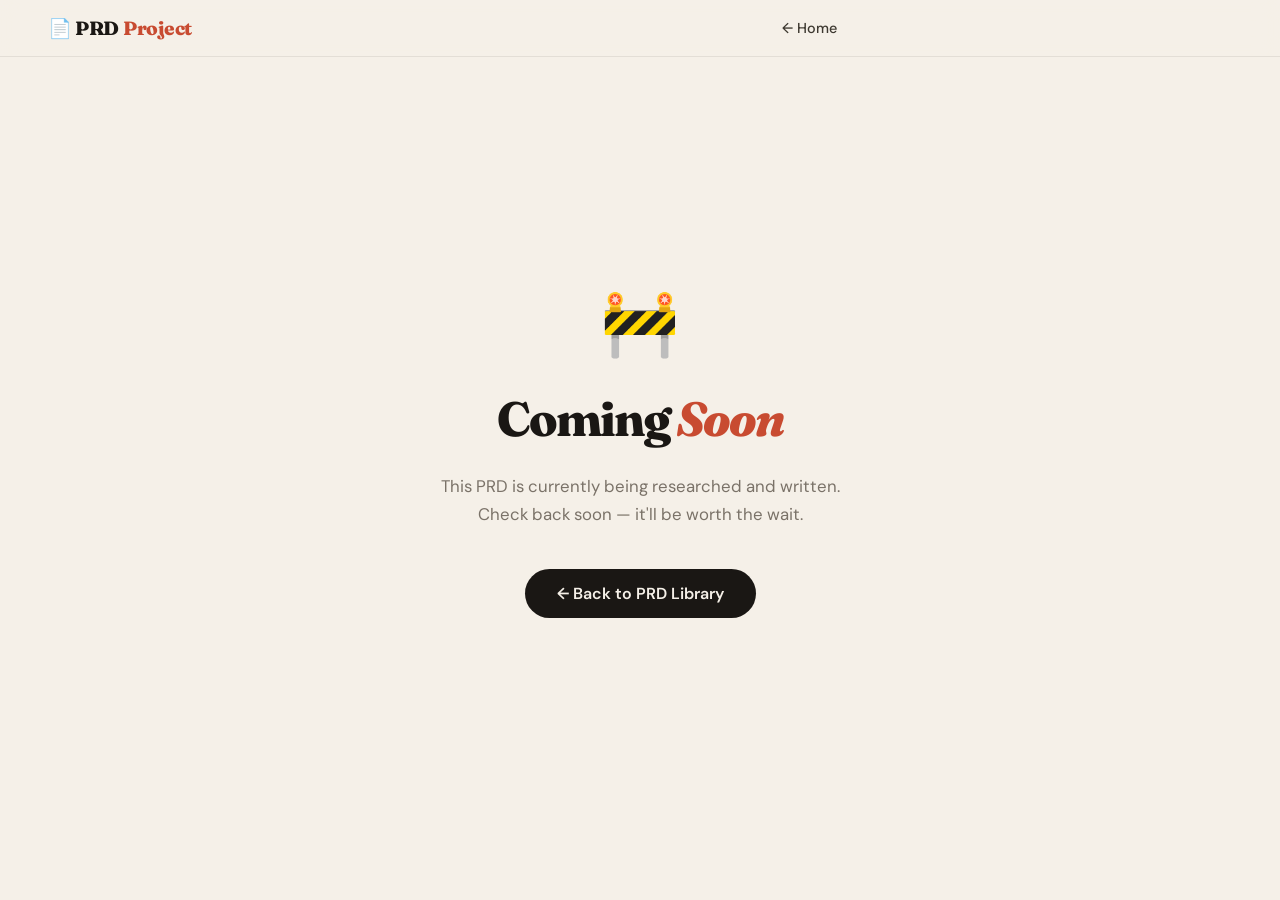
<file: coming-soon.html>
<!DOCTYPE html>
<html lang="en">
<head>
  <meta charset="UTF-8" />
  <meta name="viewport" content="width=device-width, initial-scale=1.0"/>
  <title>Coming Soon | PRD Project</title>
  <link rel="stylesheet" href="../style.css" />
  <link rel="preconnect" href="https://fonts.googleapis.com">
  <link rel="preconnect" href="https://fonts.gstatic.com" crossorigin>
  <link href="https://fonts.googleapis.com/css2?family=Fraunces:ital,opsz,wght@0,9..144,300;0,9..144,600;0,9..144,800;1,9..144,400&family=DM+Sans:wght@300;400;500&display=swap" rel="stylesheet">
  <style>
    .coming-soon-page {
      min-height: 100vh;
      display: flex;
      flex-direction: column;
      align-items: center;
      justify-content: center;
      padding: 2rem;
      text-align: center;
      gap: 1.5rem;
    }
    .cs-badge {
      font-size: 4rem;
      animation: pulse 2s ease-in-out infinite;
    }
    @keyframes pulse {
      0%, 100% { transform: scale(1); }
      50% { transform: scale(1.1); }
    }
    .cs-title {
      font-size: 3rem;
      font-weight: 800;
      letter-spacing: -2px;
      color: var(--ink);
    }
    .cs-title em { color: var(--accent); }
    .cs-sub {
      font-size: 1.05rem;
      color: var(--ink-muted);
      max-width: 400px;
      line-height: 1.7;
    }
    .cs-back {
      display: inline-block;
      background: var(--ink);
      color: var(--cream);
      padding: 0.9rem 2rem;
      border-radius: 999px;
      font-weight: 600;
      text-decoration: none;
      margin-top: 1rem;
      transition: all 0.3s;
    }
    .cs-back:hover { background: var(--accent); transform: translateY(-2px); }
  </style>
</head>
<body>
  <nav class="navbar">
    <a href="../index.html" class="nav-logo">📄 PRD<span>Project</span></a>
    <div class="nav-links">
      <a href="../index.html">← Home</a>
    </div>
  </nav>

  <div class="coming-soon-page">
    <div class="cs-badge">🚧</div>
    <h1 class="cs-title">Coming <em>Soon</em></h1>
    <p class="cs-sub">This PRD is currently being researched and written. Check back soon — it'll be worth the wait.</p>
    <a href="../index.html" class="cs-back">← Back to PRD Library</a>
  </div>
</body>
</html>
</file>
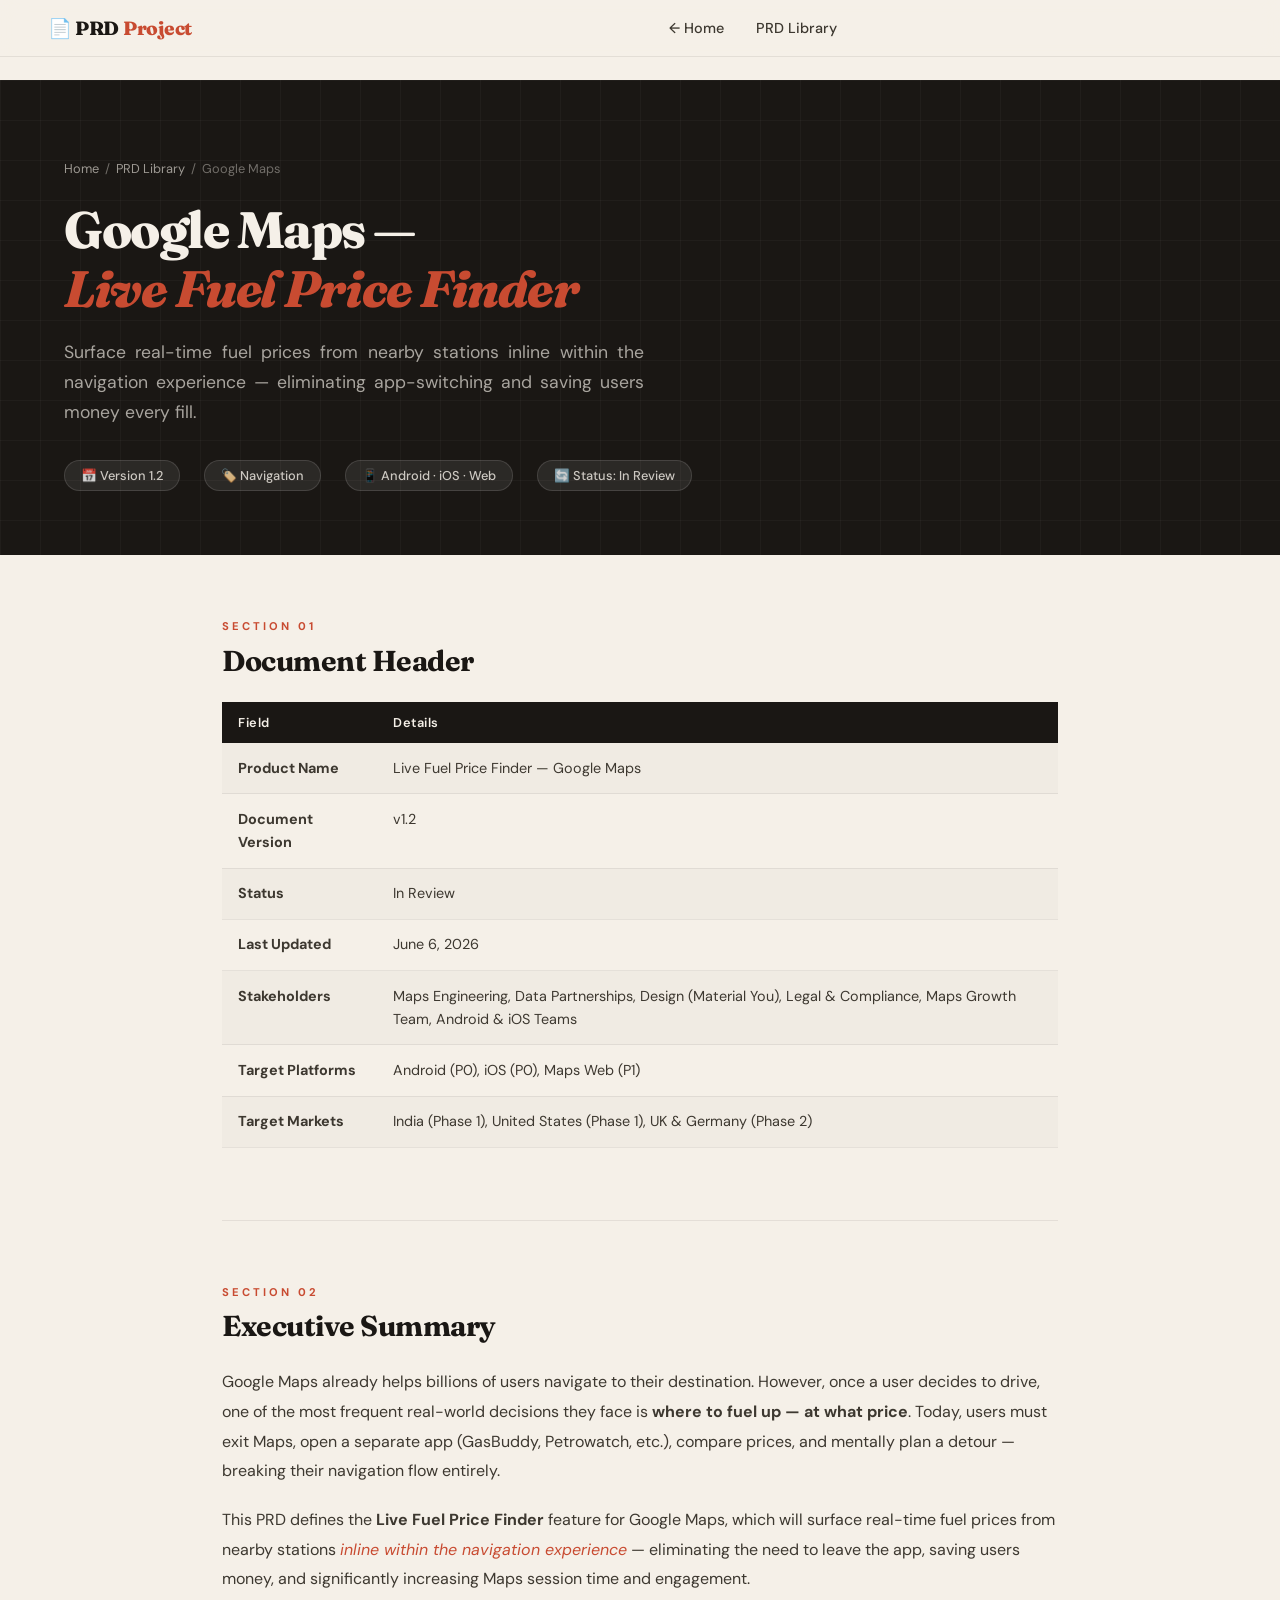
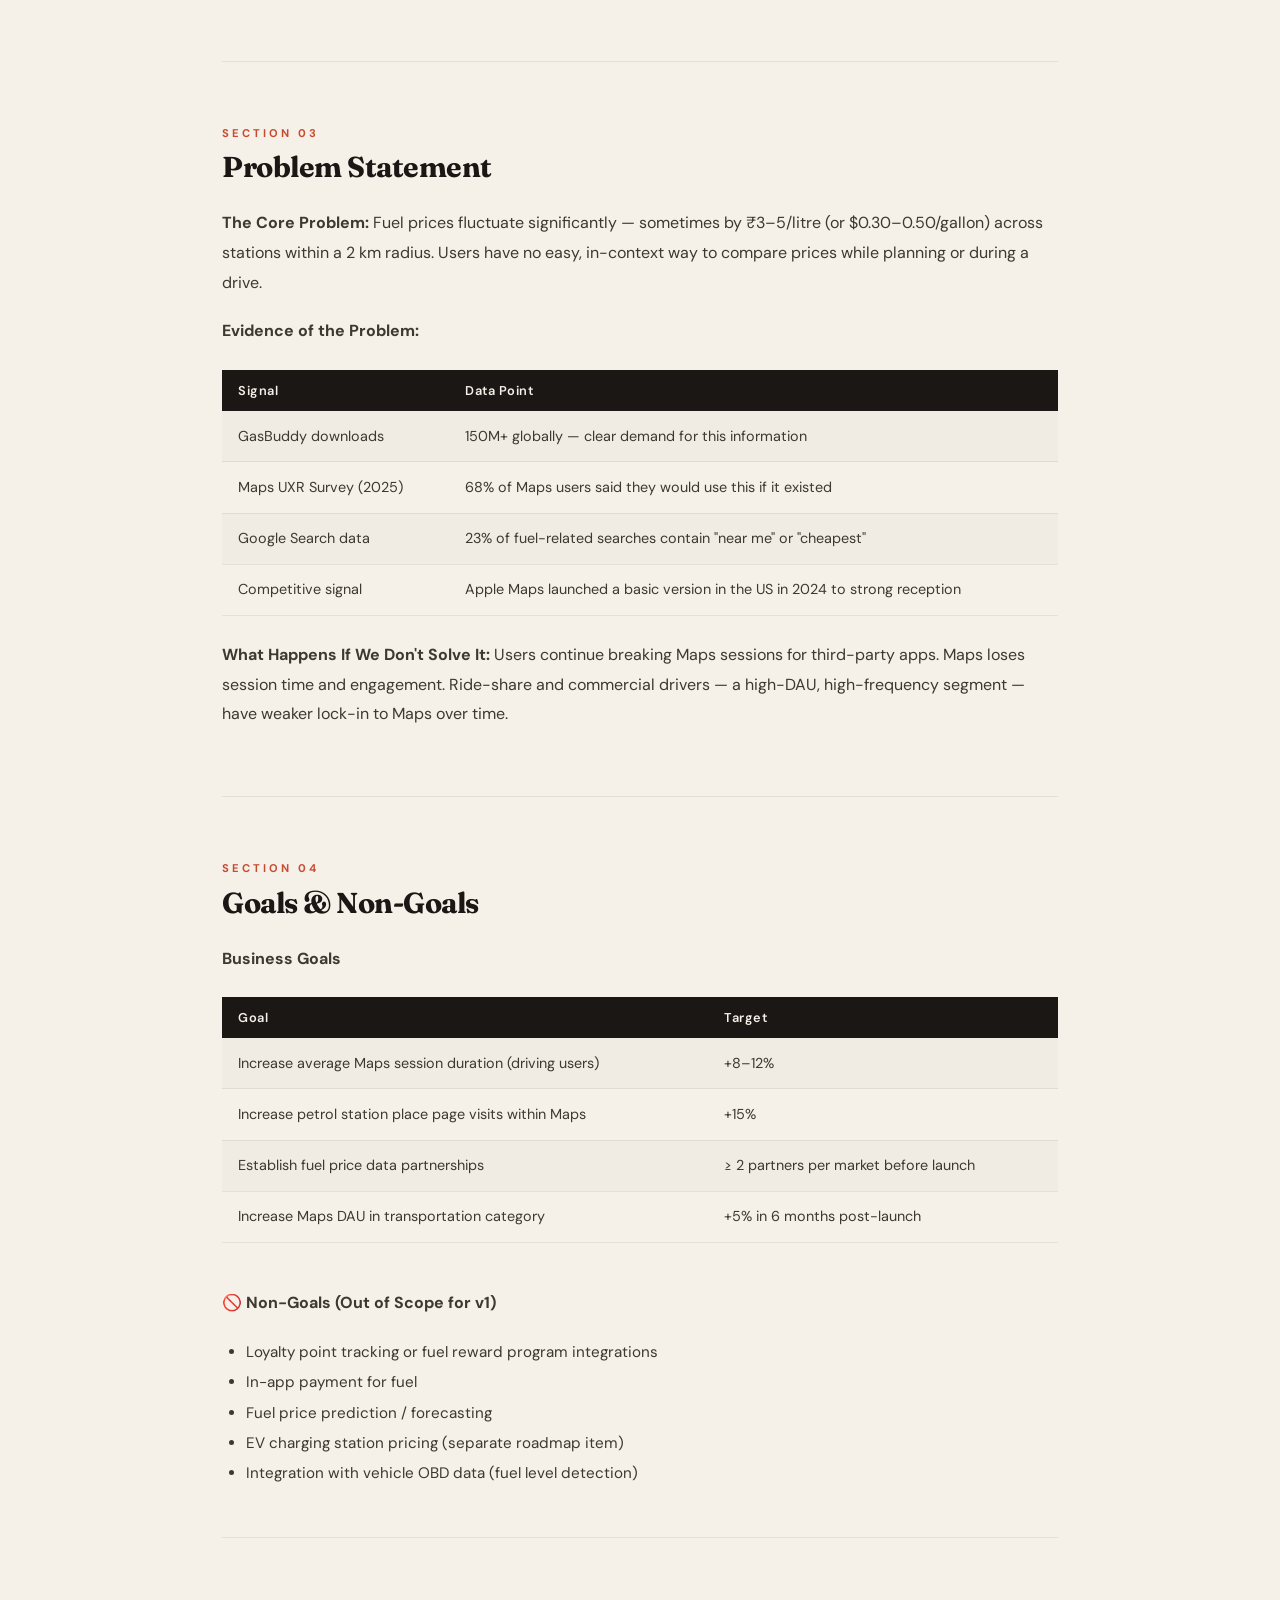
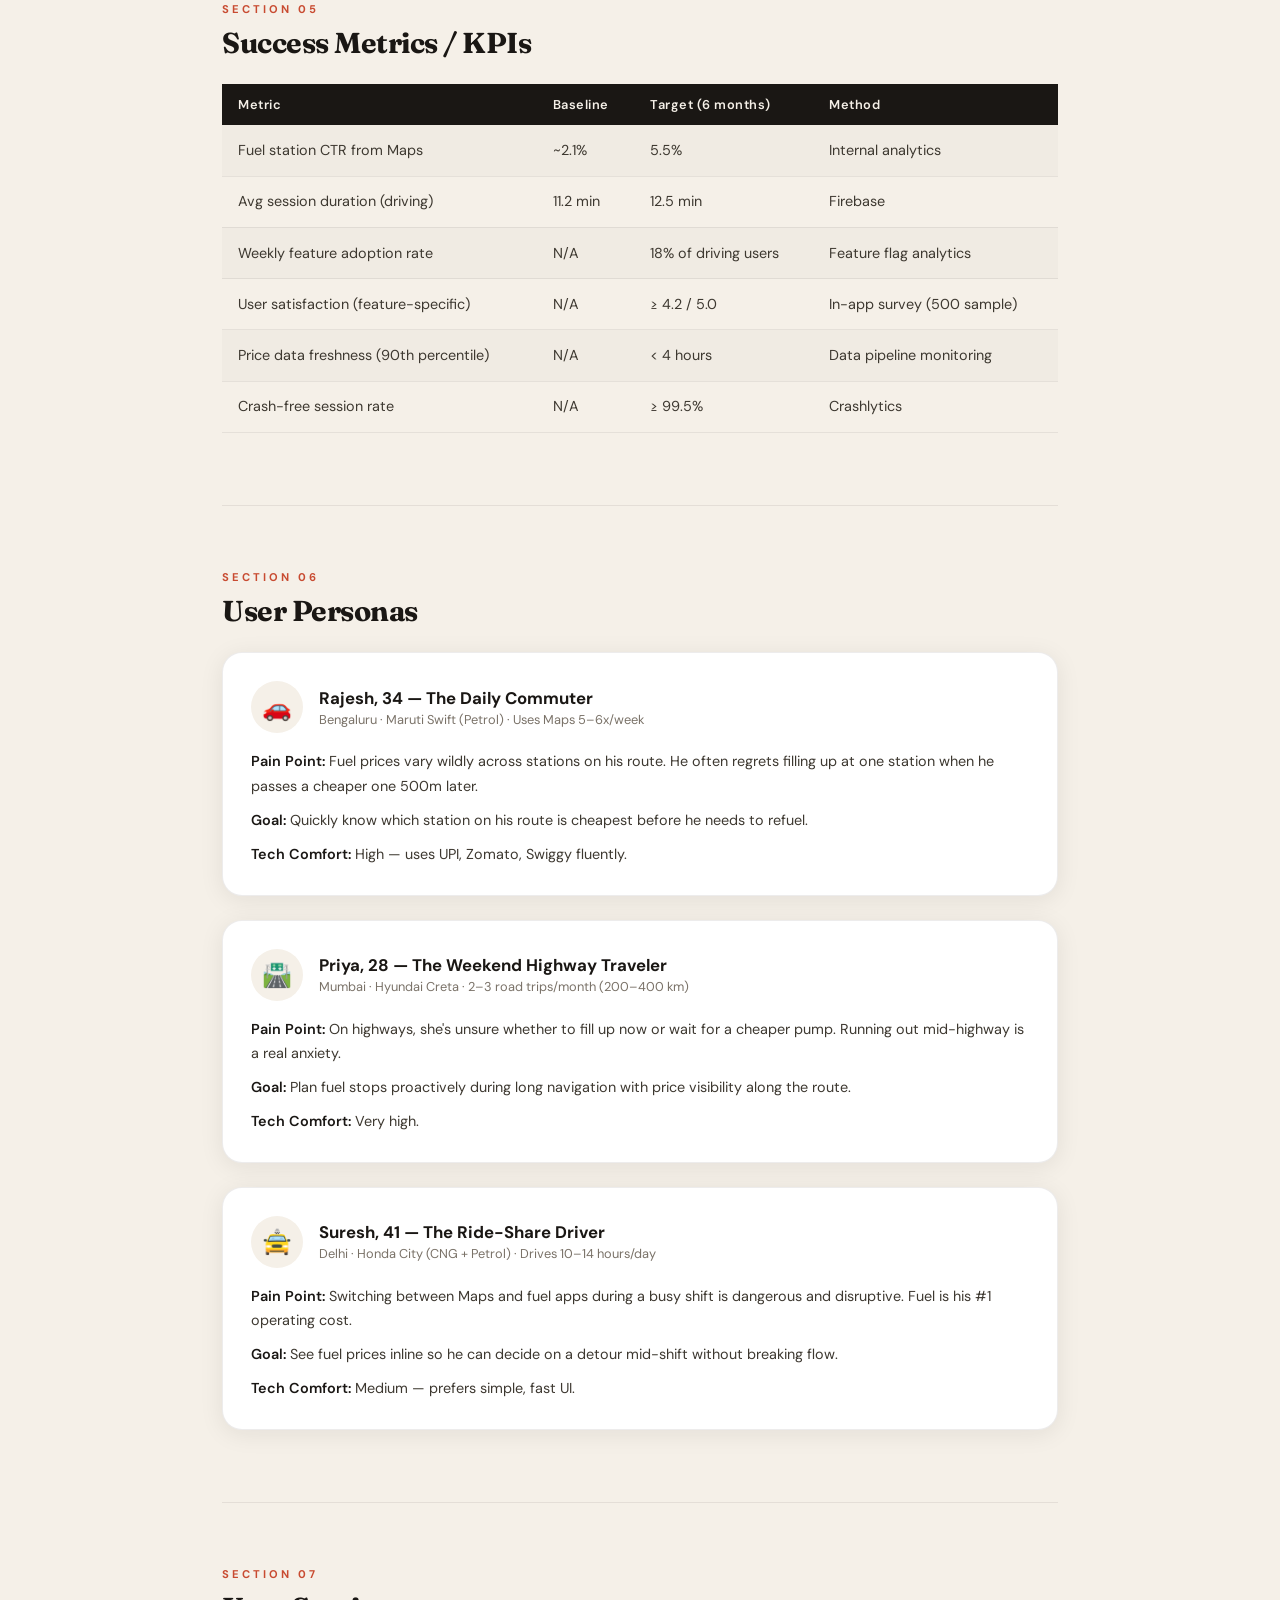
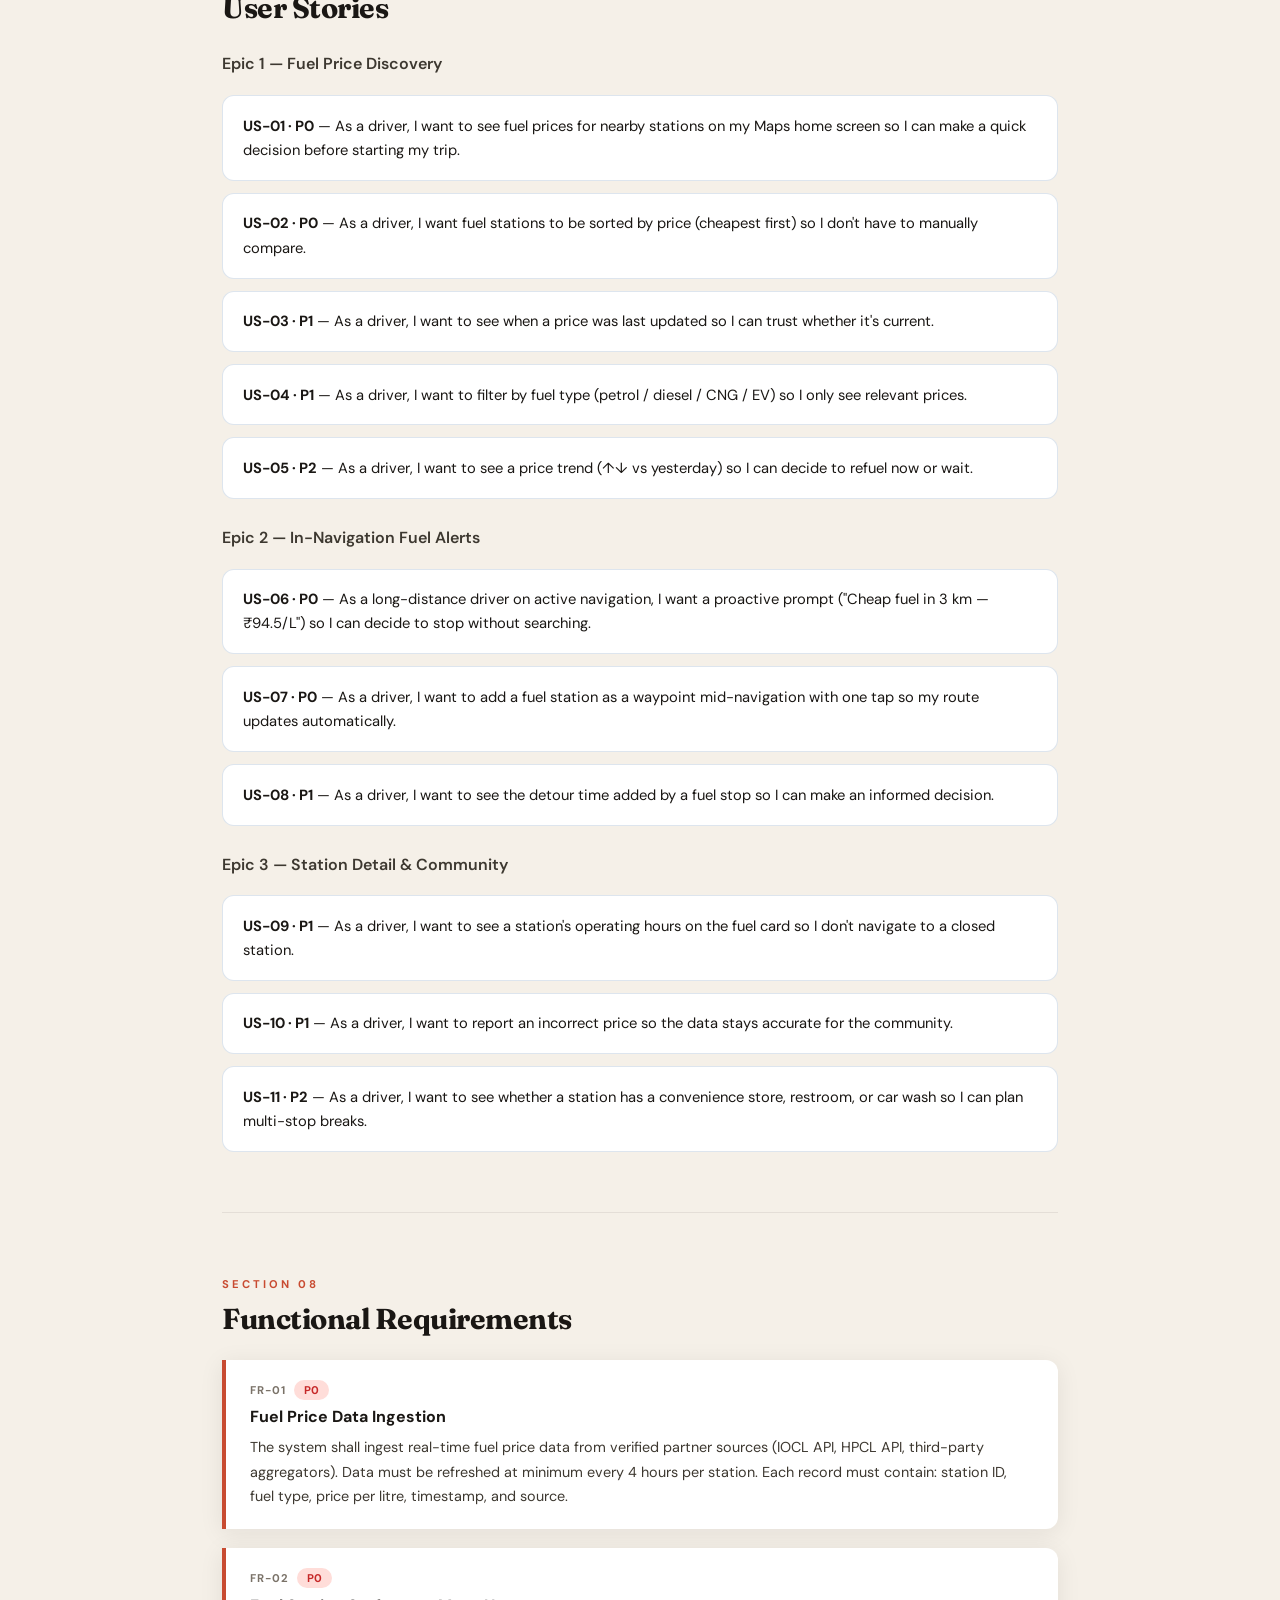
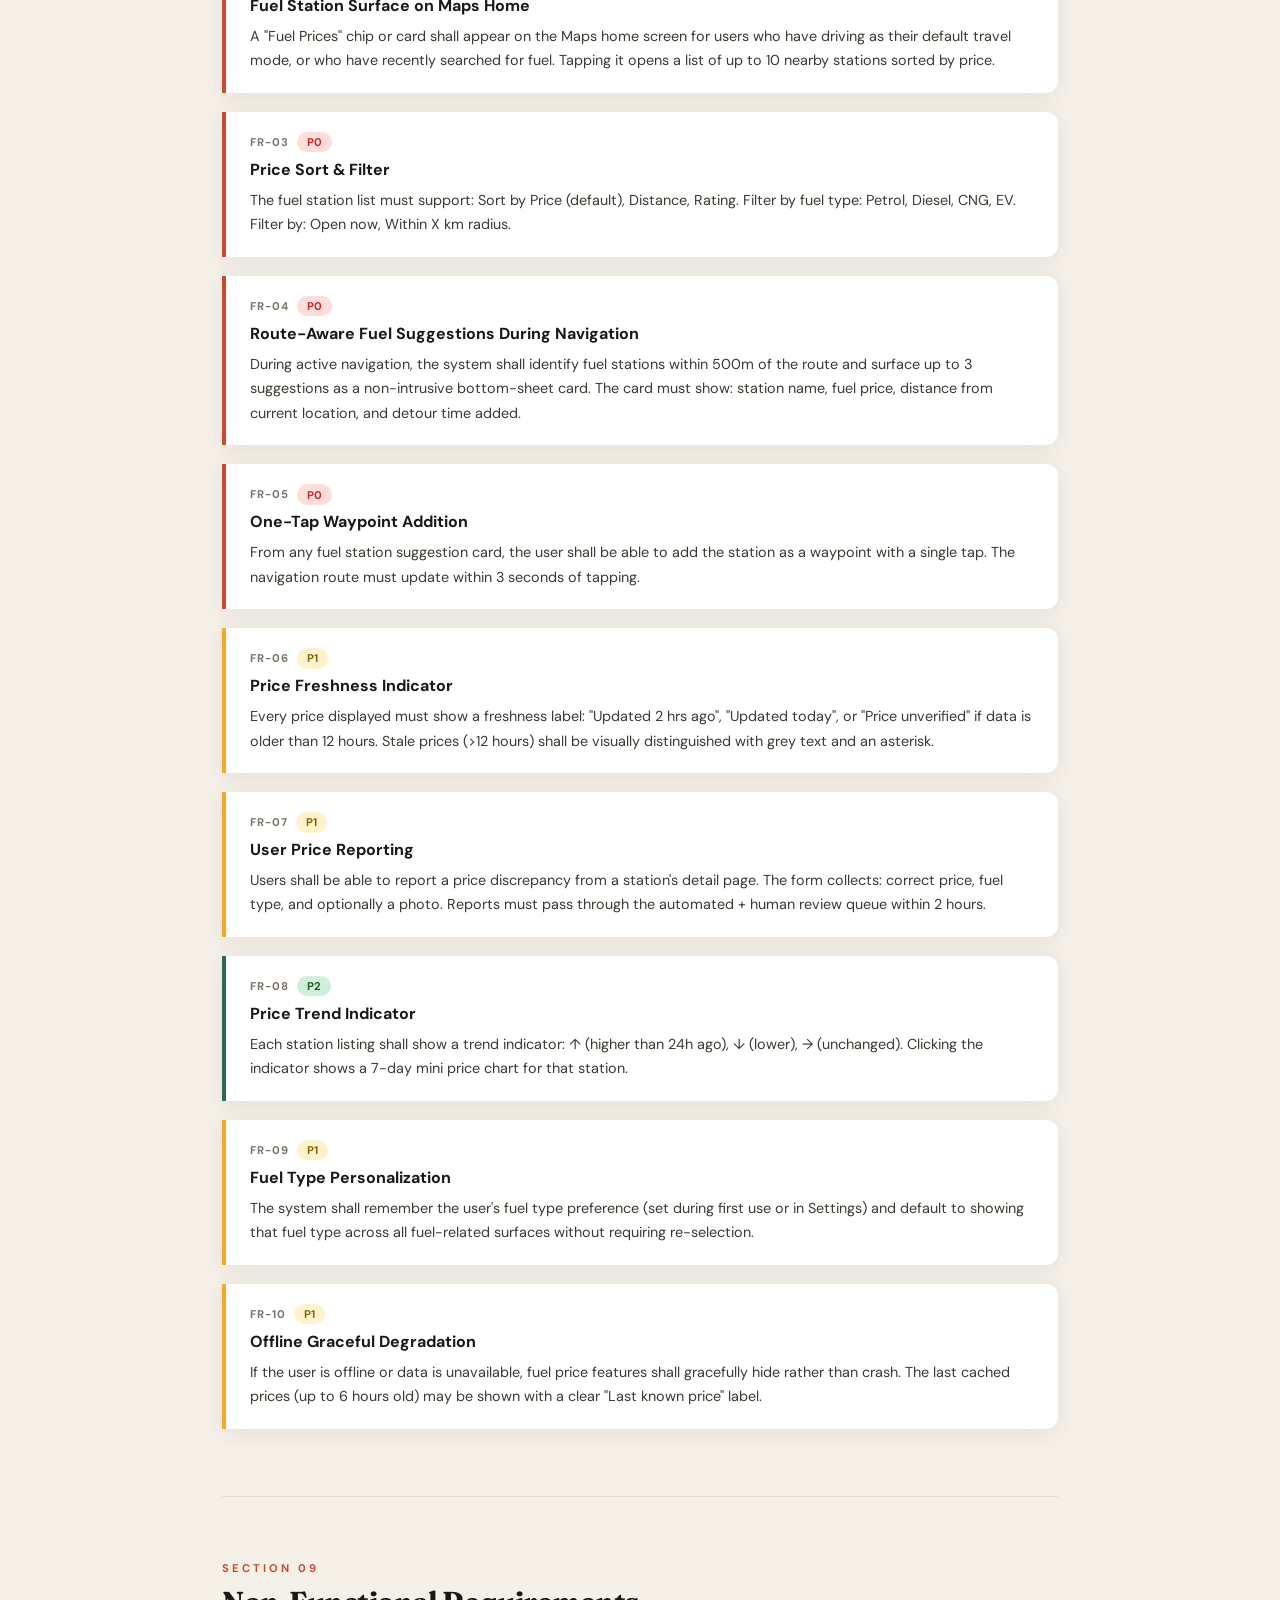
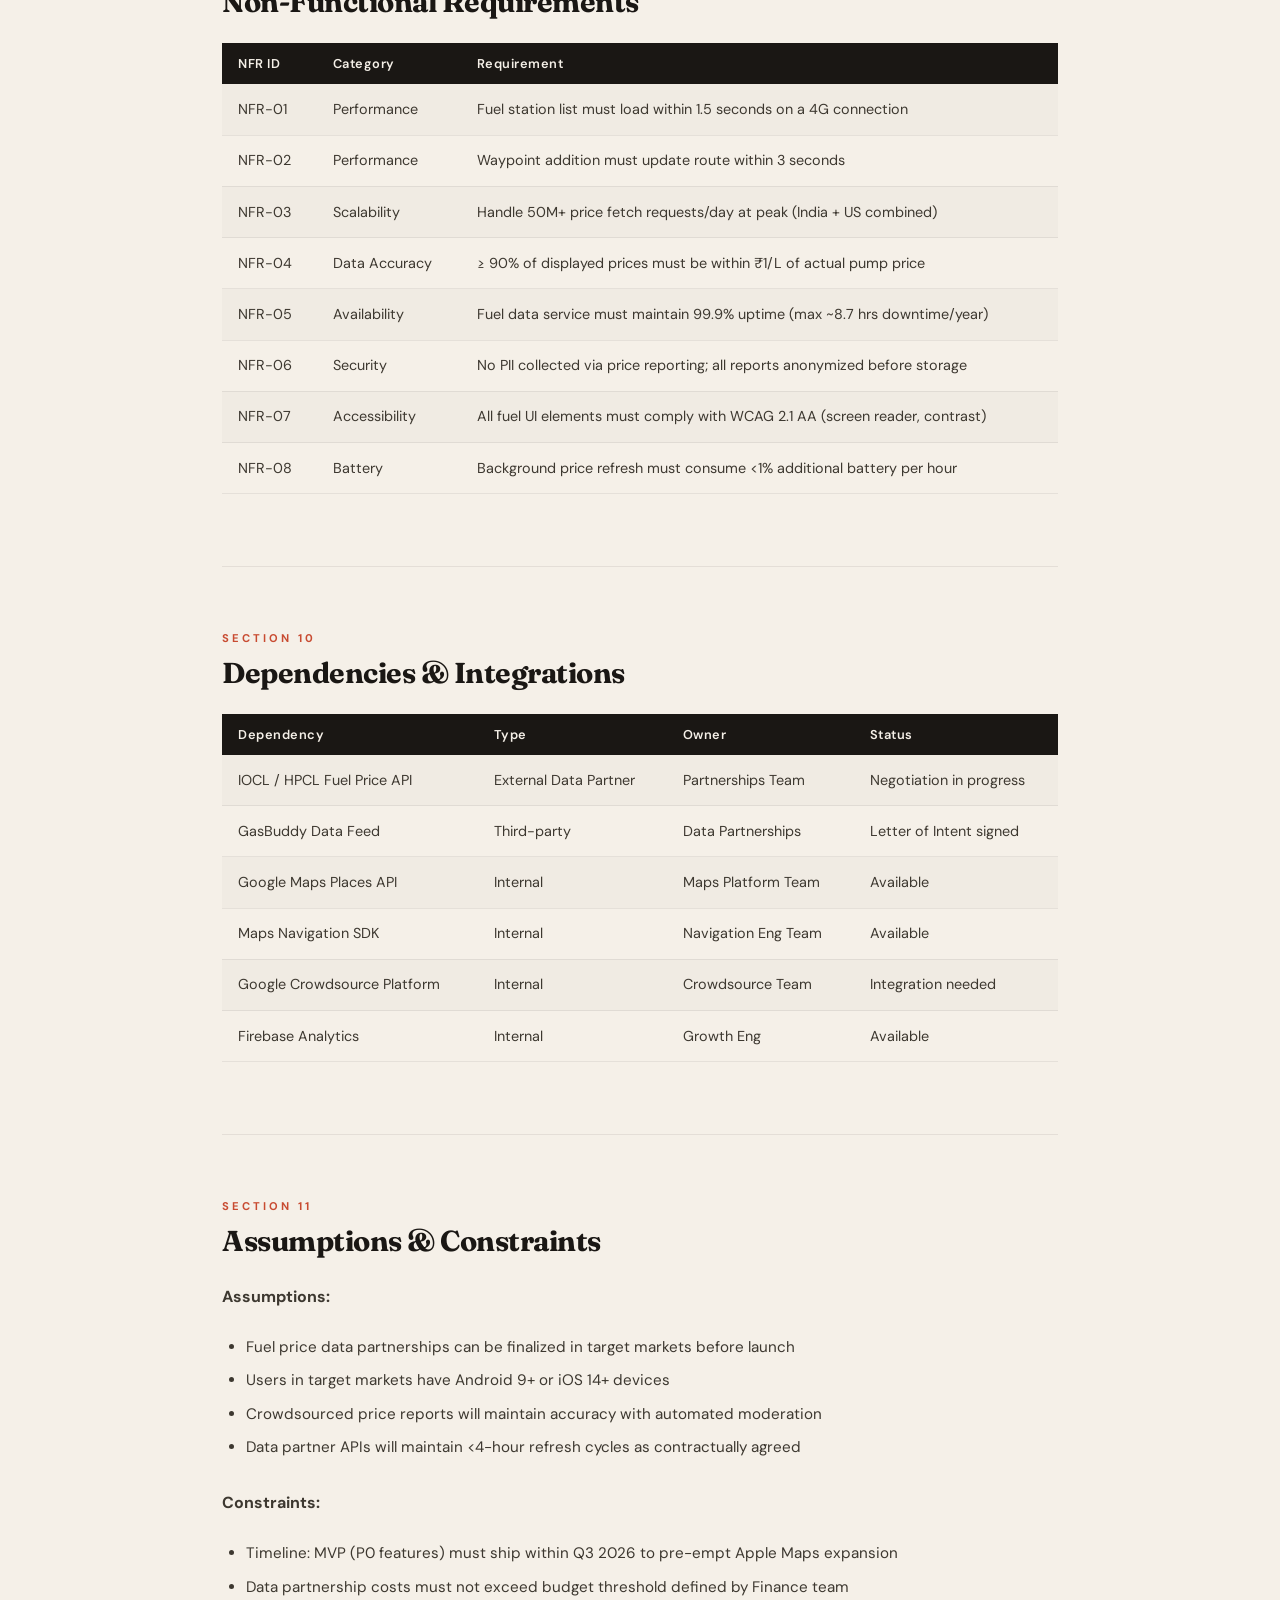
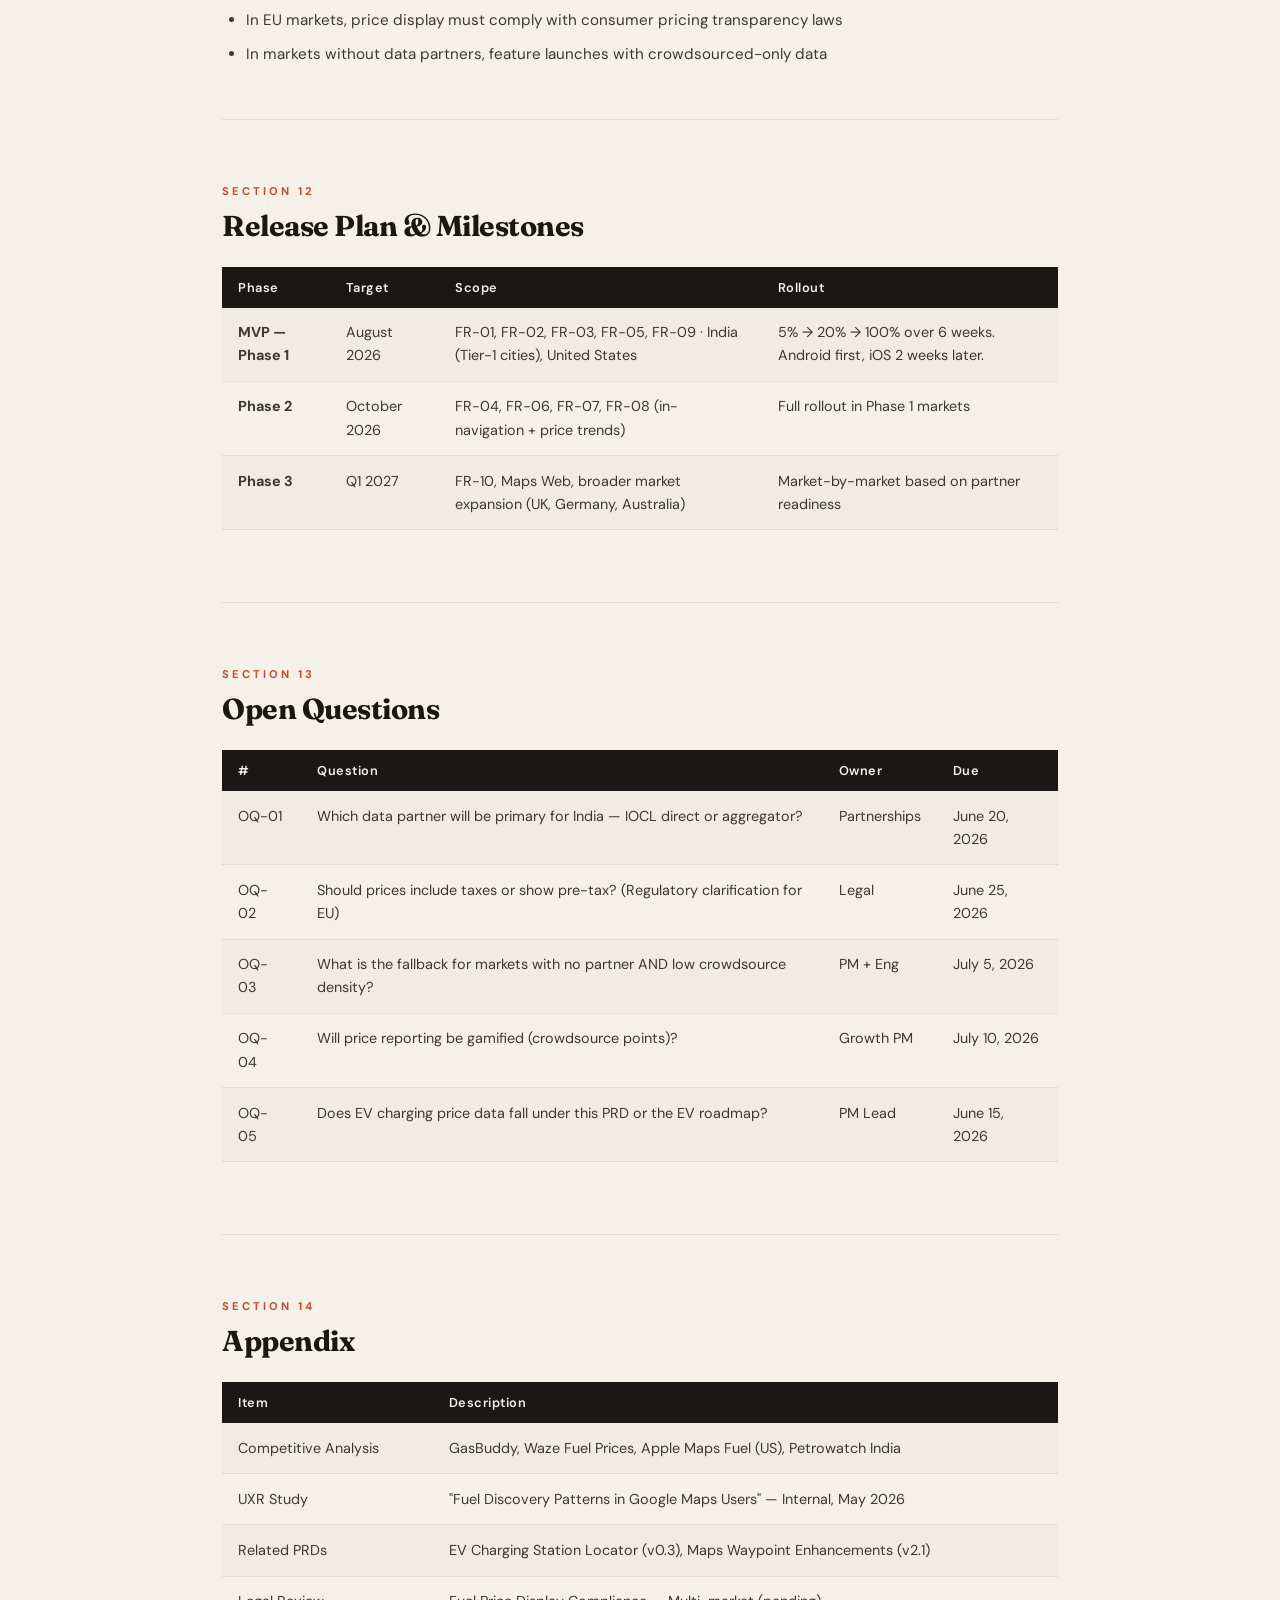
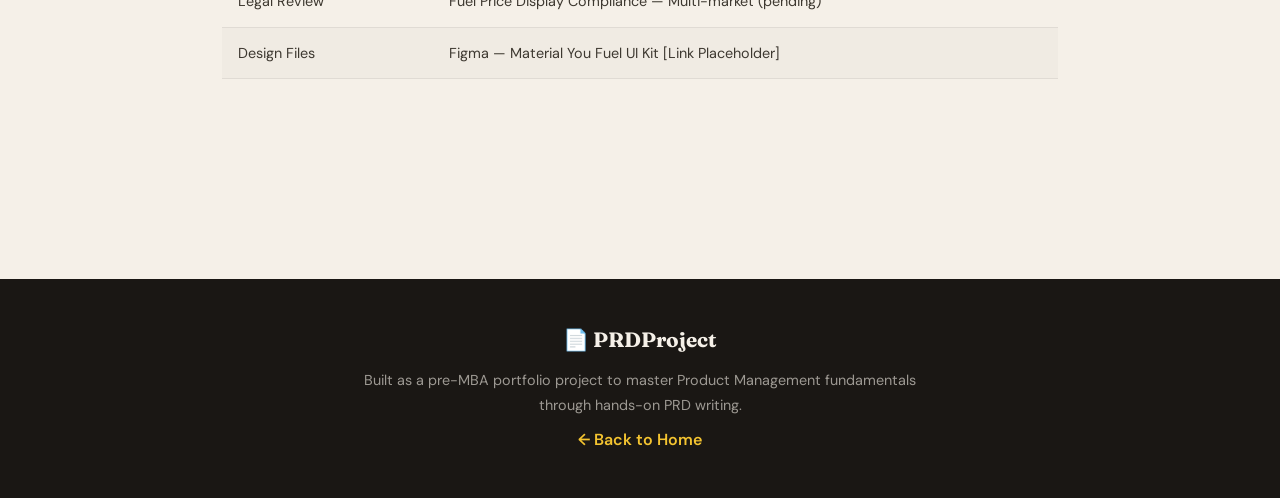
<file: google-maps-fuel.html>
<!DOCTYPE html>
<html lang="en">
<head>
  <meta charset="UTF-8" />
  <meta name="viewport" content="width=device-width, initial-scale=1.0"/>
  <title>Google Maps — Live Fuel Price Finder | PRD Project</title>
  <link rel="stylesheet" href="../style.css" />
  <link rel="preconnect" href="https://fonts.googleapis.com">
  <link rel="preconnect" href="https://fonts.gstatic.com" crossorigin>
  <link href="https://fonts.googleapis.com/css2?family=Fraunces:ital,opsz,wght@0,9..144,300;0,9..144,600;0,9..144,800;1,9..144,400&family=DM+Sans:wght@300;400;500&display=swap" rel="stylesheet">
</head>
<body class="prd-page">

  <nav class="navbar">
    <a href="../index.html" class="nav-logo">📄 PRD<span>Project</span></a>
    <div class="nav-links">
      <a href="../index.html">← Home</a>
      <a href="../index.html#prds">PRD Library</a>
    </div>
  </nav>

  <div class="prd-hero-section">
    <div class="prd-breadcrumb">
      <a href="../index.html">Home</a> &nbsp;/&nbsp;
      <a href="../index.html#prds">PRD Library</a> &nbsp;/&nbsp;
      Google Maps
    </div>
    <h1>Google Maps —<br/><em>Live Fuel Price Finder</em></h1>
    <p class="subtitle">Surface real-time fuel prices from nearby stations inline within the navigation experience — eliminating app-switching and saving users money every fill.</p>
    <div class="prd-meta-row">
      <span class="prd-meta-chip">📅 Version 1.2</span>
      <span class="prd-meta-chip">🏷️ Navigation</span>
      <span class="prd-meta-chip">📱 Android · iOS · Web</span>
      <span class="prd-meta-chip">🔄 Status: In Review</span>
    </div>
  </div>

  <div class="prd-content">

    <!-- 1. Document Header -->
    <div class="prd-section">
      <div class="prd-section-label">Section 01</div>
      <h2>Document Header</h2>
      <table class="prd-table">
        <tr><th>Field</th><th>Details</th></tr>
        <tr><td><strong>Product Name</strong></td><td>Live Fuel Price Finder — Google Maps</td></tr>
        <tr><td><strong>Document Version</strong></td><td>v1.2</td></tr>
        <tr><td><strong>Status</strong></td><td>In Review</td></tr>
        <tr><td><strong>Last Updated</strong></td><td>June 6, 2026</td></tr>
        <tr><td><strong>Stakeholders</strong></td><td>Maps Engineering, Data Partnerships, Design (Material You), Legal & Compliance, Maps Growth Team, Android & iOS Teams</td></tr>
        <tr><td><strong>Target Platforms</strong></td><td>Android (P0), iOS (P0), Maps Web (P1)</td></tr>
        <tr><td><strong>Target Markets</strong></td><td>India (Phase 1), United States (Phase 1), UK & Germany (Phase 2)</td></tr>
      </table>
    </div>

    <!-- 2. Executive Summary -->
    <div class="prd-section">
      <div class="prd-section-label">Section 02</div>
      <h2>Executive Summary</h2>
      <p>Google Maps already helps billions of users navigate to their destination. However, once a user decides to drive, one of the most frequent real-world decisions they face is <strong>where to fuel up — at what price</strong>. Today, users must exit Maps, open a separate app (GasBuddy, Petrowatch, etc.), compare prices, and mentally plan a detour — breaking their navigation flow entirely.</p>
      <p>This PRD defines the <strong>Live Fuel Price Finder</strong> feature for Google Maps, which will surface real-time fuel prices from nearby stations <em>inline within the navigation experience</em> — eliminating the need to leave the app, saving users money, and significantly increasing Maps session time and engagement.</p>
    </div>

    <!-- 3. Problem Statement -->
    <div class="prd-section">
      <div class="prd-section-label">Section 03</div>
      <h2>Problem Statement</h2>
      <p><strong>The Core Problem:</strong> Fuel prices fluctuate significantly — sometimes by ₹3–5/litre (or $0.30–0.50/gallon) across stations within a 2 km radius. Users have no easy, in-context way to compare prices while planning or during a drive.</p>
      <p><strong>Evidence of the Problem:</strong></p>
      <table class="prd-table">
        <tr><th>Signal</th><th>Data Point</th></tr>
        <tr><td>GasBuddy downloads</td><td>150M+ globally — clear demand for this information</td></tr>
        <tr><td>Maps UXR Survey (2025)</td><td>68% of Maps users said they would use this if it existed</td></tr>
        <tr><td>Google Search data</td><td>23% of fuel-related searches contain "near me" or "cheapest"</td></tr>
        <tr><td>Competitive signal</td><td>Apple Maps launched a basic version in the US in 2024 to strong reception</td></tr>
      </table>
      <p><strong>What Happens If We Don't Solve It:</strong> Users continue breaking Maps sessions for third-party apps. Maps loses session time and engagement. Ride-share and commercial drivers — a high-DAU, high-frequency segment — have weaker lock-in to Maps over time.</p>
    </div>

    <!-- 4. Goals -->
    <div class="prd-section">
      <div class="prd-section-label">Section 04</div>
      <h2>Goals & Non-Goals</h2>
      <p><strong>Business Goals</strong></p>
      <table class="prd-table">
        <tr><th>Goal</th><th>Target</th></tr>
        <tr><td>Increase average Maps session duration (driving users)</td><td>+8–12%</td></tr>
        <tr><td>Increase petrol station place page visits within Maps</td><td>+15%</td></tr>
        <tr><td>Establish fuel price data partnerships</td><td>≥ 2 partners per market before launch</td></tr>
        <tr><td>Increase Maps DAU in transportation category</td><td>+5% in 6 months post-launch</td></tr>
      </table>
      <br/>
      <p><strong>🚫 Non-Goals (Out of Scope for v1)</strong></p>
      <ul style="margin-left:1.5rem; color:var(--ink-light); line-height:2; font-size:0.95rem;">
        <li>Loyalty point tracking or fuel reward program integrations</li>
        <li>In-app payment for fuel</li>
        <li>Fuel price prediction / forecasting</li>
        <li>EV charging station pricing (separate roadmap item)</li>
        <li>Integration with vehicle OBD data (fuel level detection)</li>
      </ul>
    </div>

    <!-- 5. Success Metrics -->
    <div class="prd-section">
      <div class="prd-section-label">Section 05</div>
      <h2>Success Metrics / KPIs</h2>
      <table class="prd-table">
        <tr><th>Metric</th><th>Baseline</th><th>Target (6 months)</th><th>Method</th></tr>
        <tr><td>Fuel station CTR from Maps</td><td>~2.1%</td><td>5.5%</td><td>Internal analytics</td></tr>
        <tr><td>Avg session duration (driving)</td><td>11.2 min</td><td>12.5 min</td><td>Firebase</td></tr>
        <tr><td>Weekly feature adoption rate</td><td>N/A</td><td>18% of driving users</td><td>Feature flag analytics</td></tr>
        <tr><td>User satisfaction (feature-specific)</td><td>N/A</td><td>≥ 4.2 / 5.0</td><td>In-app survey (500 sample)</td></tr>
        <tr><td>Price data freshness (90th percentile)</td><td>N/A</td><td>&lt; 4 hours</td><td>Data pipeline monitoring</td></tr>
        <tr><td>Crash-free session rate</td><td>N/A</td><td>≥ 99.5%</td><td>Crashlytics</td></tr>
      </table>
    </div>

    <!-- 6. User Personas -->
    <div class="prd-section">
      <div class="prd-section-label">Section 06</div>
      <h2>User Personas</h2>

      <div class="persona-card">
        <div class="persona-header">
          <div class="persona-avatar">🚗</div>
          <div>
            <div class="persona-name">Rajesh, 34 — The Daily Commuter</div>
            <div class="persona-role">Bengaluru · Maruti Swift (Petrol) · Uses Maps 5–6x/week</div>
          </div>
        </div>
        <p><span class="persona-label">Pain Point:</span> Fuel prices vary wildly across stations on his route. He often regrets filling up at one station when he passes a cheaper one 500m later.</p>
        <p><span class="persona-label">Goal:</span> Quickly know which station on his route is cheapest before he needs to refuel.</p>
        <p><span class="persona-label">Tech Comfort:</span> High — uses UPI, Zomato, Swiggy fluently.</p>
      </div>

      <div class="persona-card">
        <div class="persona-header">
          <div class="persona-avatar">🛣️</div>
          <div>
            <div class="persona-name">Priya, 28 — The Weekend Highway Traveler</div>
            <div class="persona-role">Mumbai · Hyundai Creta · 2–3 road trips/month (200–400 km)</div>
          </div>
        </div>
        <p><span class="persona-label">Pain Point:</span> On highways, she's unsure whether to fill up now or wait for a cheaper pump. Running out mid-highway is a real anxiety.</p>
        <p><span class="persona-label">Goal:</span> Plan fuel stops proactively during long navigation with price visibility along the route.</p>
        <p><span class="persona-label">Tech Comfort:</span> Very high.</p>
      </div>

      <div class="persona-card">
        <div class="persona-header">
          <div class="persona-avatar">🚖</div>
          <div>
            <div class="persona-name">Suresh, 41 — The Ride-Share Driver</div>
            <div class="persona-role">Delhi · Honda City (CNG + Petrol) · Drives 10–14 hours/day</div>
          </div>
        </div>
        <p><span class="persona-label">Pain Point:</span> Switching between Maps and fuel apps during a busy shift is dangerous and disruptive. Fuel is his #1 operating cost.</p>
        <p><span class="persona-label">Goal:</span> See fuel prices inline so he can decide on a detour mid-shift without breaking flow.</p>
        <p><span class="persona-label">Tech Comfort:</span> Medium — prefers simple, fast UI.</p>
      </div>
    </div>

    <!-- 7. User Stories -->
    <div class="prd-section">
      <div class="prd-section-label">Section 07</div>
      <h2>User Stories</h2>

      <p style="margin-bottom:1rem; font-weight:600;">Epic 1 — Fuel Price Discovery</p>
      <div class="user-story-card"><strong>US-01 · P0</strong> — As a driver, I want to see fuel prices for nearby stations on my Maps home screen so I can make a quick decision before starting my trip.</div>
      <div class="user-story-card"><strong>US-02 · P0</strong> — As a driver, I want fuel stations to be sorted by price (cheapest first) so I don't have to manually compare.</div>
      <div class="user-story-card"><strong>US-03 · P1</strong> — As a driver, I want to see when a price was last updated so I can trust whether it's current.</div>
      <div class="user-story-card"><strong>US-04 · P1</strong> — As a driver, I want to filter by fuel type (petrol / diesel / CNG / EV) so I only see relevant prices.</div>
      <div class="user-story-card"><strong>US-05 · P2</strong> — As a driver, I want to see a price trend (↑↓ vs yesterday) so I can decide to refuel now or wait.</div>

      <p style="margin:1.5rem 0 1rem; font-weight:600;">Epic 2 — In-Navigation Fuel Alerts</p>
      <div class="user-story-card"><strong>US-06 · P0</strong> — As a long-distance driver on active navigation, I want a proactive prompt ("Cheap fuel in 3 km — ₹94.5/L") so I can decide to stop without searching.</div>
      <div class="user-story-card"><strong>US-07 · P0</strong> — As a driver, I want to add a fuel station as a waypoint mid-navigation with one tap so my route updates automatically.</div>
      <div class="user-story-card"><strong>US-08 · P1</strong> — As a driver, I want to see the detour time added by a fuel stop so I can make an informed decision.</div>

      <p style="margin:1.5rem 0 1rem; font-weight:600;">Epic 3 — Station Detail & Community</p>
      <div class="user-story-card"><strong>US-09 · P1</strong> — As a driver, I want to see a station's operating hours on the fuel card so I don't navigate to a closed station.</div>
      <div class="user-story-card"><strong>US-10 · P1</strong> — As a driver, I want to report an incorrect price so the data stays accurate for the community.</div>
      <div class="user-story-card"><strong>US-11 · P2</strong> — As a driver, I want to see whether a station has a convenience store, restroom, or car wash so I can plan multi-stop breaks.</div>
    </div>

    <!-- 8. Functional Requirements -->
    <div class="prd-section">
      <div class="prd-section-label">Section 08</div>
      <h2>Functional Requirements</h2>

      <div class="req-block">
        <div class="req-id">FR-01 &nbsp;<span class="priority-tag p0">P0</span></div>
        <h4>Fuel Price Data Ingestion</h4>
        <p>The system shall ingest real-time fuel price data from verified partner sources (IOCL API, HPCL API, third-party aggregators). Data must be refreshed at minimum every 4 hours per station. Each record must contain: station ID, fuel type, price per litre, timestamp, and source.</p>
      </div>

      <div class="req-block">
        <div class="req-id">FR-02 &nbsp;<span class="priority-tag p0">P0</span></div>
        <h4>Fuel Station Surface on Maps Home</h4>
        <p>A "Fuel Prices" chip or card shall appear on the Maps home screen for users who have driving as their default travel mode, or who have recently searched for fuel. Tapping it opens a list of up to 10 nearby stations sorted by price.</p>
      </div>

      <div class="req-block">
        <div class="req-id">FR-03 &nbsp;<span class="priority-tag p0">P0</span></div>
        <h4>Price Sort & Filter</h4>
        <p>The fuel station list must support: Sort by Price (default), Distance, Rating. Filter by fuel type: Petrol, Diesel, CNG, EV. Filter by: Open now, Within X km radius.</p>
      </div>

      <div class="req-block">
        <div class="req-id">FR-04 &nbsp;<span class="priority-tag p0">P0</span></div>
        <h4>Route-Aware Fuel Suggestions During Navigation</h4>
        <p>During active navigation, the system shall identify fuel stations within 500m of the route and surface up to 3 suggestions as a non-intrusive bottom-sheet card. The card must show: station name, fuel price, distance from current location, and detour time added.</p>
      </div>

      <div class="req-block">
        <div class="req-id">FR-05 &nbsp;<span class="priority-tag p0">P0</span></div>
        <h4>One-Tap Waypoint Addition</h4>
        <p>From any fuel station suggestion card, the user shall be able to add the station as a waypoint with a single tap. The navigation route must update within 3 seconds of tapping.</p>
      </div>

      <div class="req-block p1-block">
        <div class="req-id">FR-06 &nbsp;<span class="priority-tag p1">P1</span></div>
        <h4>Price Freshness Indicator</h4>
        <p>Every price displayed must show a freshness label: "Updated 2 hrs ago", "Updated today", or "Price unverified" if data is older than 12 hours. Stale prices (&gt;12 hours) shall be visually distinguished with grey text and an asterisk.</p>
      </div>

      <div class="req-block p1-block">
        <div class="req-id">FR-07 &nbsp;<span class="priority-tag p1">P1</span></div>
        <h4>User Price Reporting</h4>
        <p>Users shall be able to report a price discrepancy from a station's detail page. The form collects: correct price, fuel type, and optionally a photo. Reports must pass through the automated + human review queue within 2 hours.</p>
      </div>

      <div class="req-block p2-block">
        <div class="req-id">FR-08 &nbsp;<span class="priority-tag p2">P2</span></div>
        <h4>Price Trend Indicator</h4>
        <p>Each station listing shall show a trend indicator: ↑ (higher than 24h ago), ↓ (lower), → (unchanged). Clicking the indicator shows a 7-day mini price chart for that station.</p>
      </div>

      <div class="req-block p1-block">
        <div class="req-id">FR-09 &nbsp;<span class="priority-tag p1">P1</span></div>
        <h4>Fuel Type Personalization</h4>
        <p>The system shall remember the user's fuel type preference (set during first use or in Settings) and default to showing that fuel type across all fuel-related surfaces without requiring re-selection.</p>
      </div>

      <div class="req-block p1-block">
        <div class="req-id">FR-10 &nbsp;<span class="priority-tag p1">P1</span></div>
        <h4>Offline Graceful Degradation</h4>
        <p>If the user is offline or data is unavailable, fuel price features shall gracefully hide rather than crash. The last cached prices (up to 6 hours old) may be shown with a clear "Last known price" label.</p>
      </div>
    </div>

    <!-- 9. NFRs -->
    <div class="prd-section">
      <div class="prd-section-label">Section 09</div>
      <h2>Non-Functional Requirements</h2>
      <table class="prd-table">
        <tr><th>NFR ID</th><th>Category</th><th>Requirement</th></tr>
        <tr><td>NFR-01</td><td>Performance</td><td>Fuel station list must load within 1.5 seconds on a 4G connection</td></tr>
        <tr><td>NFR-02</td><td>Performance</td><td>Waypoint addition must update route within 3 seconds</td></tr>
        <tr><td>NFR-03</td><td>Scalability</td><td>Handle 50M+ price fetch requests/day at peak (India + US combined)</td></tr>
        <tr><td>NFR-04</td><td>Data Accuracy</td><td>≥ 90% of displayed prices must be within ₹1/L of actual pump price</td></tr>
        <tr><td>NFR-05</td><td>Availability</td><td>Fuel data service must maintain 99.9% uptime (max ~8.7 hrs downtime/year)</td></tr>
        <tr><td>NFR-06</td><td>Security</td><td>No PII collected via price reporting; all reports anonymized before storage</td></tr>
        <tr><td>NFR-07</td><td>Accessibility</td><td>All fuel UI elements must comply with WCAG 2.1 AA (screen reader, contrast)</td></tr>
        <tr><td>NFR-08</td><td>Battery</td><td>Background price refresh must consume &lt;1% additional battery per hour</td></tr>
      </table>
    </div>

    <!-- 10. Dependencies -->
    <div class="prd-section">
      <div class="prd-section-label">Section 10</div>
      <h2>Dependencies & Integrations</h2>
      <table class="prd-table">
        <tr><th>Dependency</th><th>Type</th><th>Owner</th><th>Status</th></tr>
        <tr><td>IOCL / HPCL Fuel Price API</td><td>External Data Partner</td><td>Partnerships Team</td><td>Negotiation in progress</td></tr>
        <tr><td>GasBuddy Data Feed</td><td>Third-party</td><td>Data Partnerships</td><td>Letter of Intent signed</td></tr>
        <tr><td>Google Maps Places API</td><td>Internal</td><td>Maps Platform Team</td><td>Available</td></tr>
        <tr><td>Maps Navigation SDK</td><td>Internal</td><td>Navigation Eng Team</td><td>Available</td></tr>
        <tr><td>Google Crowdsource Platform</td><td>Internal</td><td>Crowdsource Team</td><td>Integration needed</td></tr>
        <tr><td>Firebase Analytics</td><td>Internal</td><td>Growth Eng</td><td>Available</td></tr>
      </table>
    </div>

    <!-- 11. Assumptions & Constraints -->
    <div class="prd-section">
      <div class="prd-section-label">Section 11</div>
      <h2>Assumptions & Constraints</h2>
      <p><strong>Assumptions:</strong></p>
      <ul style="margin-left:1.5rem; color:var(--ink-light); line-height:2.2; font-size:0.95rem; margin-bottom:1.5rem;">
        <li>Fuel price data partnerships can be finalized in target markets before launch</li>
        <li>Users in target markets have Android 9+ or iOS 14+ devices</li>
        <li>Crowdsourced price reports will maintain accuracy with automated moderation</li>
        <li>Data partner APIs will maintain &lt;4-hour refresh cycles as contractually agreed</li>
      </ul>
      <p><strong>Constraints:</strong></p>
      <ul style="margin-left:1.5rem; color:var(--ink-light); line-height:2.2; font-size:0.95rem;">
        <li>Timeline: MVP (P0 features) must ship within Q3 2026 to pre-empt Apple Maps expansion</li>
        <li>Data partnership costs must not exceed budget threshold defined by Finance team</li>
        <li>In EU markets, price display must comply with consumer pricing transparency laws</li>
        <li>In markets without data partners, feature launches with crowdsourced-only data</li>
      </ul>
    </div>

    <!-- 12. Release Plan -->
    <div class="prd-section">
      <div class="prd-section-label">Section 12</div>
      <h2>Release Plan & Milestones</h2>
      <table class="prd-table">
        <tr><th>Phase</th><th>Target</th><th>Scope</th><th>Rollout</th></tr>
        <tr><td><strong>MVP — Phase 1</strong></td><td>August 2026</td><td>FR-01, FR-02, FR-03, FR-05, FR-09 · India (Tier-1 cities), United States</td><td>5% → 20% → 100% over 6 weeks. Android first, iOS 2 weeks later.</td></tr>
        <tr><td><strong>Phase 2</strong></td><td>October 2026</td><td>FR-04, FR-06, FR-07, FR-08 (in-navigation + price trends)</td><td>Full rollout in Phase 1 markets</td></tr>
        <tr><td><strong>Phase 3</strong></td><td>Q1 2027</td><td>FR-10, Maps Web, broader market expansion (UK, Germany, Australia)</td><td>Market-by-market based on partner readiness</td></tr>
      </table>
    </div>

    <!-- 13. Open Questions -->
    <div class="prd-section">
      <div class="prd-section-label">Section 13</div>
      <h2>Open Questions</h2>
      <table class="prd-table">
        <tr><th>#</th><th>Question</th><th>Owner</th><th>Due</th></tr>
        <tr><td>OQ-01</td><td>Which data partner will be primary for India — IOCL direct or aggregator?</td><td>Partnerships</td><td>June 20, 2026</td></tr>
        <tr><td>OQ-02</td><td>Should prices include taxes or show pre-tax? (Regulatory clarification for EU)</td><td>Legal</td><td>June 25, 2026</td></tr>
        <tr><td>OQ-03</td><td>What is the fallback for markets with no partner AND low crowdsource density?</td><td>PM + Eng</td><td>July 5, 2026</td></tr>
        <tr><td>OQ-04</td><td>Will price reporting be gamified (crowdsource points)?</td><td>Growth PM</td><td>July 10, 2026</td></tr>
        <tr><td>OQ-05</td><td>Does EV charging price data fall under this PRD or the EV roadmap?</td><td>PM Lead</td><td>June 15, 2026</td></tr>
      </table>
    </div>

    <!-- 14. Appendix -->
    <div class="prd-section">
      <div class="prd-section-label">Section 14</div>
      <h2>Appendix</h2>
      <table class="prd-table">
        <tr><th>Item</th><th>Description</th></tr>
        <tr><td>Competitive Analysis</td><td>GasBuddy, Waze Fuel Prices, Apple Maps Fuel (US), Petrowatch India</td></tr>
        <tr><td>UXR Study</td><td>"Fuel Discovery Patterns in Google Maps Users" — Internal, May 2026</td></tr>
        <tr><td>Related PRDs</td><td>EV Charging Station Locator (v0.3), Maps Waypoint Enhancements (v2.1)</td></tr>
        <tr><td>Legal Review</td><td>Fuel Price Display Compliance — Multi-market (pending)</td></tr>
        <tr><td>Design Files</td><td>Figma — Material You Fuel UI Kit [Link Placeholder]</td></tr>
      </table>
    </div>

  </div><!-- /prd-content -->

  <footer class="footer">
    <div class="footer-inner">
      <div class="footer-brand">📄 PRDProject</div>
      <p>Built as a pre-MBA portfolio project to master Product Management fundamentals through hands-on PRD writing.</p>
      <a href="../index.html" style="color:var(--yellow); font-weight:600; text-decoration:none;">← Back to Home</a>
    </div>
  </footer>

</body>
</html>
</file>
<file: style.css>
/* =========================================
   PRD PROJECT — Global Stylesheet
   Theme: Editorial / Magazine meets Tech
   Fonts: Fraunces (display) + DM Sans (body)
   ========================================= */

:root {
  --cream: #F5F0E8;
  --cream-dark: #EDE8DC;
  --ink: #1A1714;
  --ink-light: #3D3830;
  --ink-muted: #7A7268;
  --accent: #C84B31;
  --accent-warm: #E8652A;
  --accent-light: #FFF0EB;
  --green: #2D6A4F;
  --green-light: #E8F4EF;
  --blue: #1B4F8A;
  --blue-light: #EAF1FB;
  --yellow: #F4C430;
  --yellow-light: #FEFAE0;

  --radius: 12px;
  --radius-lg: 20px;
  --shadow: 0 4px 24px rgba(26,23,20,0.08);
  --shadow-hover: 0 12px 40px rgba(26,23,20,0.16);
}

* { margin: 0; padding: 0; box-sizing: border-box; }
html { scroll-behavior: smooth; }

body {
  font-family: 'DM Sans', sans-serif;
  background: var(--cream);
  color: var(--ink);
  overflow-x: hidden;
}

h1, h2, h3 { font-family: 'Fraunces', serif; }
em { font-style: italic; color: var(--accent); }

/* ============ NAVBAR ============ */
.navbar {
  position: fixed;
  top: 0; left: 0; right: 0;
  z-index: 100;
  display: grid;
  grid-template-columns: 1fr 1fr 1fr;
  align-items: center;
  padding: 1rem 3rem;
  background: rgba(245, 240, 232, 0.92);
  backdrop-filter: blur(12px);
  border-bottom: 1px solid rgba(26,23,20,0.08);
}

.nav-logo {
  display: flex;
  align-items: center;
  gap: 0.3rem;
  font-family: 'Fraunces', serif;
  font-size: 1.2rem;
  font-weight: 800;
  color: var(--ink);
  text-decoration: none;
  letter-spacing: -0.5px;
  justify-self: start;
}
.nav-logo-img {
  width: 28px;
  height: 28px;
  object-fit: contain;
}
.nav-logo span { color: var(--accent); }

.nav-center {
  justify-self: center;
  text-align: center;
}
.nav-tagline {
  font-family: 'Fraunces', serif;
  font-size: 0.95rem;
  font-weight: 400;
  font-style: italic;
  color: var(--ink-muted);
  letter-spacing: 0.3px;
  white-space: nowrap;
}

.nav-links {
  display: flex;
  gap: 2rem;
  justify-self: end;
}
.nav-links a {
  font-size: 0.9rem;
  font-weight: 500;
  color: var(--ink-light);
  text-decoration: none;
  transition: color 0.2s;
}
.nav-links a:hover { color: var(--accent); }

/* ============ HERO ============ */
.hero {
  min-height: 100vh;
  display: flex;
  align-items: center;
  justify-content: center;
  padding: 8rem 4rem 4rem;
  position: relative;
  overflow: hidden;
}

.hero-bg-grid {
  position: absolute;
  inset: 0;
  background-image:
    linear-gradient(rgba(26,23,20,0.04) 1px, transparent 1px),
    linear-gradient(90deg, rgba(26,23,20,0.04) 1px, transparent 1px);
  background-size: 40px 40px;
  pointer-events: none;
}

.hero-content {
  position: relative;
  z-index: 1;
  text-align: center;
  max-width: 900px;
  display: flex;
  flex-direction: column;
  align-items: center;
}

.hero-title {
  font-size: clamp(3rem, 6.5vw, 5.5rem);
  font-weight: 800;
  line-height: 1.05;
  letter-spacing: -2px;
  color: #C84B31;
  margin-bottom: 1.5rem;
  white-space: nowrap;
}
.hero-title em {
  font-style: italic;
  font-weight: 300;
}

.hero-subtitle {
  font-size: 1.1rem;
  line-height: 1.7;
  color: var(--ink-muted);
  max-width: 520px;
  margin-bottom: 2.5rem;
  text-align: center;
}

.hero-cta {
  display: inline-block;
  background: var(--ink);
  color: var(--cream);
  padding: 1rem 2.5rem;
  border-radius: 999px;
  font-weight: 600;
  font-size: 1rem;
  text-decoration: none;
  transition: all 0.3s;
  letter-spacing: 0.3px;
}
.hero-cta:hover {
  background: var(--accent);
  transform: translateY(-2px);
  box-shadow: 0 8px 32px rgba(200,75,49,0.3);
}

/* ============ SECTION COMMONS ============ */
.section-label {
  font-size: 0.75rem;
  font-weight: 700;
  letter-spacing: 3px;
  text-transform: uppercase;
  color: var(--accent);
  margin-bottom: 1rem;
}

.section-title {
  font-size: clamp(2rem, 4vw, 3rem);
  font-weight: 700;
  letter-spacing: -1px;
  line-height: 1.15;
  margin-bottom: 1rem;
  color: var(--ink);
}

.section-subtitle {
  font-size: 1.05rem;
  color: var(--ink-muted);
  line-height: 1.7;
  max-width: 560px;
  margin-bottom: 3rem;
}

/* ============ ABOUT ============ */
.about {
  padding: 7rem 4rem;
  background: white;
}

.about-grid {
  display: grid;
  grid-template-columns: 1fr 1fr;
  gap: 5rem;
  align-items: start;
  max-width: 1200px;
  margin: 0 auto;
}

.about-text h2 {
  font-size: clamp(2rem, 3.5vw, 2.8rem);
  font-weight: 700;
  letter-spacing: -1px;
  line-height: 1.2;
  margin-bottom: 1.5rem;
}

.about-text p {
  font-size: 1.05rem;
  line-height: 1.8;
  color: var(--ink-light);
  margin-bottom: 1.2rem;
}
.about-text strong { color: var(--ink); font-weight: 600; }

.about-cards {
  display: grid;
  grid-template-columns: 1fr 1fr;
  gap: 1.2rem;
}

.info-card {
  background: var(--cream);
  border-radius: var(--radius);
  padding: 1.5rem;
  border: 1px solid rgba(26,23,20,0.07);
  transition: all 0.25s;
}
.info-card:hover {
  transform: translateY(-4px);
  box-shadow: var(--shadow);
  background: white;
}
.card-icon { font-size: 1.8rem; display: block; margin-bottom: 0.75rem; }
.info-card h3 {
  font-family: 'Fraunces', serif;
  font-size: 1.05rem;
  font-weight: 600;
  margin-bottom: 0.5rem;
  color: var(--ink);
}
.info-card p {
  font-size: 0.875rem;
  line-height: 1.6;
  color: var(--ink-muted);
}

/* ============ COMICS ============ */
.comics {
  padding: 7rem 4rem;
  background: var(--ink);
  color: var(--cream);
}
.comics .section-label { color: var(--yellow); }
.comics .section-title { color: var(--cream); }
.comics .section-title em { color: var(--yellow); }
.comics .section-subtitle { color: rgba(245,240,232,0.6); }

.comics-grid {
  display: grid;
  grid-template-columns: 1fr 1fr;
  gap: 2rem;
  max-width: 1200px;
  margin: 0 auto;
}

.comic-card {
  background: rgba(255,255,255,0.05);
  border: 1px solid rgba(255,255,255,0.1);
  border-radius: var(--radius-lg);
  overflow: hidden;
  transition: all 0.3s;
  display: flex;
  flex-direction: column;
}
.comic-card:hover {
  background: rgba(255,255,255,0.08);
  transform: translateY(-4px);
  box-shadow: 0 16px 48px rgba(0,0,0,0.4);
}

/* Fixed equal heights for illustration + caption */
.comic-illustration {
  background: #F9F5EE;
  height: 240px;
  display: flex;
  align-items: center;
  justify-content: center;
  padding: 1.5rem 2rem;
  position: relative;
  overflow: hidden;
  flex-shrink: 0;
}

.comic-caption {
  padding: 1.5rem;
  height: 140px;
  display: flex;
  flex-direction: column;
  justify-content: flex-start;
  overflow: hidden;
}
.comic-caption h3 {
  font-family: 'Fraunces', serif;
  font-size: 1.05rem;
  font-weight: 700;
  color: var(--cream);
  margin-bottom: 0.5rem;
  flex-shrink: 0;
}
.comic-caption p {
  font-size: 0.82rem;
  line-height: 1.6;
  color: rgba(245,240,232,0.65);
  overflow: hidden;
  display: -webkit-box;
  -webkit-line-clamp: 3;
  -webkit-box-orient: vertical;
}
.comic-caption em { color: var(--yellow); font-style: italic; }

/* All comic scenes — center content */
.comic-scene {
  display: flex;
  align-items: center;
  justify-content: center;
  width: 100%;
  height: 100%;
}

/* Scene 1 — Stick figures */
.comic-scene.scene-1 {
  gap: 2.5rem;
  align-items: flex-end;
  padding-bottom: 0.5rem;
}

.comic-panel {
  display: flex;
  flex-direction: column;
  align-items: center;
  gap: 0.5rem;
}

.stick-figure {
  position: relative;
  display: flex;
  flex-direction: column;
  align-items: center;
  gap: 2px;
}
.stick-figure .head {
  width: 30px; height: 30px;
  border-radius: 50%;
  border: 3px solid var(--ink);
  background: #FFE0B2;
}
.stick-figure .body { width: 3px; height: 32px; background: var(--ink); }
.stick-figure .arms {
  width: 46px; height: 3px;
  background: var(--ink);
  margin-top: -24px;
}
.stick-figure .legs {
  width: 3px; height: 28px;
  background: var(--ink);
  position: relative;
}
.stick-figure .legs::before,
.stick-figure .legs::after {
  content: '';
  position: absolute;
  bottom: 0;
  width: 3px; height: 20px;
  background: var(--ink);
}
.stick-figure .legs::before { transform: rotate(20deg); left: -6px; }
.stick-figure .legs::after { transform: rotate(-20deg); right: -6px; }
.stick-figure .label {
  font-size: 0.65rem;
  font-weight: 700;
  color: var(--ink-muted);
  margin-top: 4px;
  letter-spacing: 1px;
}
.stick-figure.pm .head { background: #FFCC80; }
.stick-figure.dev .head { background: #A5D6A7; }

.speech-bubble {
  background: white;
  border: 2px solid var(--ink);
  border-radius: 12px;
  padding: 0.45rem 0.65rem;
  font-size: 0.72rem;
  font-weight: 600;
  color: var(--ink);
  max-width: 130px;
  text-align: center;
  position: relative;
  line-height: 1.4;
}
.speech-bubble::after {
  content: '';
  position: absolute;
  bottom: -10px;
  left: 50%;
  transform: translateX(-50%);
  border: 5px solid transparent;
  border-top-color: var(--ink);
}

.thought-bubble {
  background: #FFF9C4;
  border: 2px dashed #F9A825;
  border-radius: 12px;
  padding: 0.45rem 0.65rem;
  font-size: 0.7rem;
  font-style: italic;
  color: #5D4037;
  max-width: 120px;
  text-align: center;
}

.monitor {
  background: #37474F;
  border-radius: 6px;
  padding: 6px 10px;
  border: 3px solid #263238;
}
.monitor .screen { font-size: 1.3rem; display: block; }

/* Scene 2 — Iceberg */
.comic-scene.scene-2 { align-items: center; }
.iceberg { width: 100%; max-width: 300px; }
.ice-top {
  background: #B2EBF2;
  border: 3px solid #006064;
  border-radius: 8px 8px 0 0;
  padding: 0.85rem;
  text-align: center;
  font-size: 0.82rem;
  font-weight: 700;
  color: #006064;
  min-height: 56px;
  display: flex;
  align-items: center;
  justify-content: center;
}
.ice-bottom {
  background: #006064;
  border: 3px solid #004D40;
  border-radius: 0 0 12px 12px;
  padding: 1rem;
  text-align: center;
  font-size: 0.68rem;
  color: #B2EBF2;
  line-height: 1.6;
  min-height: 90px;
  display: flex;
  align-items: center;
  justify-content: center;
}

/* Scene 3 — Timeline */
.comic-scene.scene-3 { align-items: center; }
.timeline-comic {
  display: flex;
  flex-direction: column;
  gap: 0.55rem;
  width: 100%;
  padding: 0 0.5rem;
}
.timeline-item {
  display: flex;
  align-items: center;
  gap: 0.75rem;
}
.week-badge {
  background: var(--ink);
  color: var(--cream);
  font-size: 0.62rem;
  font-weight: 700;
  padding: 0.2rem 0.55rem;
  border-radius: 999px;
  white-space: nowrap;
  letter-spacing: 0.5px;
  flex-shrink: 0;
}
.week-badge.red { background: var(--accent); }
.bubble {
  background: white;
  border: 2px solid rgba(26,23,20,0.15);
  border-radius: 8px;
  padding: 0.35rem 0.65rem;
  font-size: 0.76rem;
  color: var(--ink);
  font-weight: 500;
}
.red-bubble {
  background: #FFF0EB;
  border-color: var(--accent);
  color: var(--accent);
  font-weight: 700;
}
.timeline-item.boom .bubble { animation: shake 0.5s ease-in-out infinite; }
@keyframes shake {
  0%, 100% { transform: rotate(0deg); }
  25% { transform: rotate(-1deg); }
  75% { transform: rotate(1deg); }
}

/* Scene 4 — Side Quest (The PRD Nobody Read) */
.comic-scene.scene-4 { align-items: stretch; padding: 0; }
.sidequest-comic {
  display: flex;
  width: 100%;
  height: 100%;
  align-items: stretch;
}
.sq-panel {
  flex: 1;
  display: flex;
  flex-direction: column;
  align-items: center;
  justify-content: center;
  padding: 1rem 0.75rem;
  gap: 0.6rem;
}
.sq-left { background: #FFF8F0; border-right: 2px dashed rgba(26,23,20,0.15); }
.sq-right { background: #F0F4FF; }
.sq-divider { display: none; }
.sq-label {
  font-size: 0.6rem;
  font-weight: 800;
  letter-spacing: 2px;
  text-transform: uppercase;
  color: var(--ink-muted);
}
.sq-character {
  display: flex;
  flex-direction: column;
  align-items: center;
  gap: 0.4rem;
}
.sq-head {
  font-size: 1.8rem;
  line-height: 1;
}
.sq-body-row {
  display: flex;
  gap: 0.25rem;
  flex-wrap: wrap;
  justify-content: center;
  max-width: 120px;
}
.sq-item {
  font-size: 1rem;
  background: white;
  border: 1.5px solid rgba(200,75,49,0.3);
  border-radius: 6px;
  padding: 2px 4px;
}
.sq-caption-inner {
  font-size: 0.64rem;
  color: var(--ink-muted);
  text-align: center;
  line-height: 1.5;
  max-width: 110px;
  font-style: italic;
}
.sq-waiting {
  font-size: 0.75rem;
  font-weight: 700;
  color: #7986CB;
  text-align: center;
  line-height: 1.5;
  background: white;
  border: 2px dashed #7986CB;
  border-radius: 8px;
  padding: 0.4rem 0.6rem;
}

/* Scene 5 — Team Chaos */
.comic-scene.scene-5 { align-items: center; }
.team-chaos {
  width: 100%;
  display: flex;
  flex-direction: column;
  gap: 0.65rem;
  align-items: center;
}
.chaos-figure {
  display: flex;
  align-items: center;
  gap: 0.65rem;
  width: 100%;
}
.chaos-head {
  font-size: 1.3rem;
  background: white;
  border: 2px solid var(--c);
  width: 40px; height: 40px;
  border-radius: 50%;
  display: flex;
  align-items: center;
  justify-content: center;
  flex-shrink: 0;
}
.chaos-label {
  font-size: 0.65rem;
  font-weight: 700;
  color: var(--c);
  width: 60px;
  flex-shrink: 0;
}
.chaos-thought {
  background: white;
  border: 2px solid var(--c);
  border-radius: 8px;
  padding: 0.35rem 0.6rem;
  font-size: 0.74rem;
  font-weight: 600;
  color: var(--ink);
}
.prd-hero {
  background: var(--ink);
  border-radius: 10px;
  padding: 0.65rem 0.9rem;
  display: flex;
  align-items: center;
  gap: 0.65rem;
  width: 100%;
  border: 2px solid var(--yellow);
}
.prd-badge { font-size: 1rem; flex-shrink: 0; }
.prd-text {
  font-size: 0.7rem;
  color: var(--yellow);
  font-weight: 600;
  line-height: 1.4;
}

/* Scene 6 — xkcd style "No PRD" comic */
.comic-scene.scene-6 {
  flex-direction: column;
  align-items: stretch;
  padding: 0;
  gap: 0;
}
.xkcd-comic {
  display: flex;
  flex: 1;
  border-bottom: 2px solid rgba(26,23,20,0.12);
}
.xkcd-panel {
  flex: 1;
  border-right: 2px solid rgba(26,23,20,0.12);
  padding: 0.75rem 0.5rem;
  display: flex;
  flex-direction: column;
  align-items: center;
  justify-content: flex-end;
  gap: 0.4rem;
  background: white;
  position: relative;
}
.xkcd-panel:last-child { border-right: none; }

/* xkcd stick figure */
.xkcd-stick {
  display: flex;
  flex-direction: column;
  align-items: center;
  gap: 1px;
  position: relative;
}
.xk-head {
  width: 18px; height: 18px;
  border-radius: 50%;
  border: 2px solid #333;
}
.xk-body { width: 2px; height: 22px; background: #333; }
.xk-arms { width: 30px; height: 2px; background: #333; margin-top: -16px; }
.xk-legs {
  width: 2px; height: 20px;
  background: #333;
  position: relative;
}
.xk-legs::before, .xk-legs::after {
  content: '';
  position: absolute;
  bottom: 0;
  width: 2px; height: 14px;
  background: #333;
}
.xk-legs::before { transform: rotate(20deg); left: -5px; }
.xk-legs::after { transform: rotate(-20deg); right: -5px; }

.xkcd-stick.running .xk-arms { transform: rotate(20deg); }
.xkcd-stick.crouching .xk-body { height: 14px; }
.xk-body.short { height: 14px; }

.xkcd-hole {
  font-size: 1.4rem;
  line-height: 1;
}

.xkcd-bubble {
  background: white;
  border: 1.5px solid #333;
  border-radius: 6px;
  padding: 0.35rem 0.45rem;
  font-size: 0.58rem;
  font-weight: 700;
  color: #333;
  text-align: center;
  line-height: 1.4;
  position: absolute;
  top: 6px;
  left: 50%;
  transform: translateX(-50%);
  width: 80px;
  font-family: 'Comic Sans MS', 'Chalkboard SE', cursive;
}
.xkcd-bubble.small {
  font-size: 0.52rem;
  width: 90px;
  font-weight: 600;
}
.xkcd-caption-bar {
  background: #F0F0E8;
  border-top: 1px solid rgba(26,23,20,0.1);
  padding: 0.4rem 0.6rem;
  font-size: 0.58rem;
  font-weight: 700;
  color: #333;
  text-align: center;
  font-family: 'Comic Sans MS', 'Chalkboard SE', cursive;
  line-height: 1.4;
  letter-spacing: 0.3px;
}

/* ============ PRD LIBRARY ============ */
.prd-library {
  padding: 7rem 4rem;
  background: var(--cream);
}
.prd-library .section-title,
.prd-library .section-subtitle { max-width: 800px; }

.company-group {
  max-width: 1200px;
  margin-left: auto;
  margin-right: auto;
  margin-bottom: 3.5rem;
}

.company-header {
  display: flex;
  align-items: center;
  gap: 1rem;
  margin-bottom: 1.5rem;
  padding-bottom: 1rem;
  border-bottom: 2px solid rgba(26,23,20,0.1);
}

.company-logo {
  width: 44px; height: 44px;
  border-radius: 10px;
  display: flex;
  align-items: center;
  justify-content: center;
  font-size: 1.2rem;
  font-weight: 900;
  font-family: 'Fraunces', serif;
}
.company-logo.google { background: #4285F4; color: white; }
.company-logo.amazon { background: #FF9900; color: white; font-style: italic; font-family: Georgia, serif; }
.company-logo.meta { background: darkmagenta; color: white; }
.company-logo.zomato { background: red; color: white; }
.company-logo.spotify { background: darkgreen; color: white; }
.company-logo.twitter { background: black; color: white; }

.company-header h3 {
  font-size: 1.3rem;
  font-weight: 700;
  color: var(--ink);
}

.prd-cards {
  display: grid;
  grid-template-columns: repeat(auto-fill, minmax(320px, 1fr));
  gap: 1.5rem;
}

.prd-card {
  background: white;
  border-radius: var(--radius-lg);
  padding: 1.75rem;
  text-decoration: none;
  color: inherit;
  border: 1px solid rgba(26,23,20,0.08);
  transition: all 0.3s;
  display: flex;
  flex-direction: column;
  gap: 0.75rem;
  box-shadow: var(--shadow);
}
.prd-card:hover {
  transform: translateY(-6px);
  box-shadow: var(--shadow-hover);
  border-color: var(--accent);
}
.prd-card.faded { opacity: 0.55; pointer-events: none; }

.prd-card-tag {
  display: inline-block;
  font-size: 0.7rem;
  font-weight: 700;
  letter-spacing: 1px;
  text-transform: uppercase;
  color: var(--accent);
  background: var(--accent-light);
  padding: 0.25rem 0.7rem;
  border-radius: 999px;
  width: fit-content;
}

.prd-card h4 {
  font-family: 'Fraunces', serif;
  font-size: 1.1rem;
  font-weight: 700;
  color: var(--ink);
  line-height: 1.35;
}
.prd-card p {
  font-size: 0.875rem;
  color: var(--ink-muted);
  line-height: 1.65;
  flex-grow: 1;
}
.prd-card-meta { display: flex; gap: 1rem; flex-wrap: wrap; }
.prd-card-meta span { font-size: 0.75rem; color: var(--ink-muted); font-weight: 500; }
.prd-card-arrow { font-size: 0.85rem; font-weight: 700; color: var(--accent); margin-top: 0.25rem; }

/* ============ FOOTER ============ */
.footer {
  background: var(--ink);
  color: rgba(245,240,232,0.6);
  padding: 3rem 4rem;
  text-align: center;
}
.footer-inner { max-width: 600px; margin: 0 auto; }
.footer-brand {
  font-family: 'Fraunces', serif;
  font-size: 1.3rem;
  font-weight: 700;
  color: var(--cream);
  margin-bottom: 1rem;
}
.footer p { font-size: 0.9rem; line-height: 1.7; margin-bottom: 0.75rem; }
.footer-note { font-size: 0.78rem; opacity: 0.5; }

/* ============ PRD DETAIL PAGE ============ */
.prd-page { padding-top: 80px; }

.prd-hero-section {
  background: var(--ink);
  color: var(--cream);
  padding: 5rem 4rem 4rem;
  position: relative;
  overflow: hidden;
}
.prd-hero-section::before {
  content: '';
  position: absolute;
  inset: 0;
  background-image:
    linear-gradient(rgba(255,255,255,0.03) 1px, transparent 1px),
    linear-gradient(90deg, rgba(255,255,255,0.03) 1px, transparent 1px);
  background-size: 40px 40px;
}

.prd-breadcrumb {
  font-size: 0.8rem;
  color: rgba(245,240,232,0.4);
  margin-bottom: 1.5rem;
  position: relative;
}
.prd-breadcrumb a { color: rgba(245,240,232,0.6); text-decoration: none; }
.prd-breadcrumb a:hover { color: var(--yellow); }

.prd-hero-section h1 {
  font-size: clamp(2rem, 4vw, 3.2rem);
  font-weight: 800;
  letter-spacing: -1.5px;
  line-height: 1.15;
  margin-bottom: 1.2rem;
  position: relative;
}
.prd-hero-section .subtitle {
  font-size: 1.1rem;
  color: rgba(245,240,232,0.65);
  max-width: 580px;
  line-height: 1.7;
  text-align: justify;
  position: relative;
}
.prd-meta-row {
  display: flex;
  gap: 1.5rem;
  margin-top: 2rem;
  flex-wrap: wrap;
  position: relative;
}
.prd-meta-chip {
  background: rgba(255,255,255,0.08);
  border: 1px solid rgba(255,255,255,0.12);
  border-radius: 999px;
  padding: 0.4rem 1rem;
  font-size: 0.8rem;
  color: rgba(245,240,232,0.8);
  font-weight: 500;
}

.prd-content {
  max-width: 900px;
  margin: 0 auto;
  padding: 4rem 2rem;
}
.prd-section {
  margin-bottom: 4rem;
  padding-bottom: 3rem;
  border-bottom: 1px solid rgba(26,23,20,0.08);
}
.prd-section:last-child { border-bottom: none; }
.prd-section-label {
  font-size: 0.7rem;
  font-weight: 700;
  letter-spacing: 3px;
  text-transform: uppercase;
  color: var(--accent);
  margin-bottom: 0.6rem;
}
.prd-section h2 {
  font-size: 1.8rem;
  font-weight: 700;
  letter-spacing: -0.5px;
  margin-bottom: 1.5rem;
  color: var(--ink);
}
.prd-section p {
  font-size: 1rem;
  line-height: 1.85;
  color: var(--ink-light);
  margin-bottom: 1.2rem;
}

.prd-table {
  width: 100%;
  border-collapse: collapse;
  margin: 1.5rem 0;
  font-size: 0.9rem;
}
.prd-table th {
  background: var(--ink);
  color: var(--cream);
  padding: 0.75rem 1rem;
  text-align: left;
  font-weight: 600;
  font-size: 0.8rem;
  letter-spacing: 0.5px;
}
.prd-table td {
  padding: 0.85rem 1rem;
  border-bottom: 1px solid rgba(26,23,20,0.07);
  color: var(--ink-light);
  vertical-align: top;
  line-height: 1.6;
}
.prd-table tr:nth-child(even) td { background: rgba(26,23,20,0.02); }
.prd-table tr:hover td { background: var(--accent-light); }

.priority-tag {
  display: inline-block;
  padding: 0.2rem 0.6rem;
  border-radius: 999px;
  font-size: 0.7rem;
  font-weight: 700;
  letter-spacing: 0.5px;
}
.p0 { background: #FFDDD9; color: #C62828; }
.p1 { background: #FFF3CD; color: #856404; }
.p2 { background: #D1F0DC; color: #1B5E20; }

.req-block {
  background: white;
  border-left: 4px solid var(--accent);
  border-radius: 0 var(--radius) var(--radius) 0;
  padding: 1.25rem 1.5rem;
  margin-bottom: 1.2rem;
  box-shadow: var(--shadow);
}
.req-block.p1-block { border-color: #F9A825; }
.req-block.p2-block { border-color: var(--green); }
.req-block .req-id {
  font-size: 0.7rem;
  font-weight: 700;
  color: var(--ink-muted);
  letter-spacing: 1px;
  margin-bottom: 0.4rem;
}
.req-block h4 { font-size: 1rem; font-weight: 700; color: var(--ink); margin-bottom: 0.5rem; }
.req-block p { font-size: 0.9rem; color: var(--ink-light); line-height: 1.7; margin-bottom: 0; }

.user-story-card {
  background: white;
  border: 1px solid rgba(27,79,138,0.15);
  border-radius: var(--radius);
  padding: 1.1rem 1.25rem;
  margin-bottom: 0.75rem;
  font-size: 0.92rem;
  line-height: 1.65;
}
.user-story-card strong { font-weight: 700; }

.persona-card {
  background: white;
  border-radius: var(--radius-lg);
  padding: 1.75rem;
  border: 1px solid rgba(26,23,20,0.08);
  margin-bottom: 1.5rem;
  box-shadow: var(--shadow);
}
.persona-card .persona-header {
  display: flex;
  align-items: center;
  gap: 1rem;
  margin-bottom: 1rem;
}
.persona-avatar {
  width: 52px; height: 52px;
  border-radius: 50%;
  display: flex; align-items: center; justify-content: center;
  font-size: 1.5rem;
  background: var(--cream);
}
.persona-name { font-weight: 700; font-size: 1.05rem; color: var(--ink); }
.persona-role { font-size: 0.8rem; color: var(--ink-muted); margin-top: 2px; }
.persona-card p { font-size: 0.9rem; line-height: 1.7; color: var(--ink-light); margin-bottom: 0.6rem; }
.persona-card p:last-child { margin-bottom: 0; }
.persona-label { font-weight: 600; color: var(--ink); }

/* ============ RESPONSIVE ============ */
@media (max-width: 900px) {
  .navbar { padding: 1rem 1.5rem; grid-template-columns: 1fr 1fr; }
  .nav-center { display: none; }
  .nav-links { display: none; }
  .hero { padding: 6rem 1.5rem 3rem; }
  .hero-title { font-size: clamp(2rem, 8vw, 3.5rem); white-space: normal; }
  .about { padding: 4rem 1.5rem; }
  .about-grid { grid-template-columns: 1fr; gap: 3rem; }
  .comics { padding: 4rem 1.5rem; }
  .comics-grid { grid-template-columns: 1fr; }
  .prd-library { padding: 4rem 1.5rem; }
  .prd-hero-section { padding: 3rem 1.5rem; }
  .prd-content { padding: 2rem 1.5rem; }
  .footer { padding: 2.5rem 1.5rem; }
}
</file>
